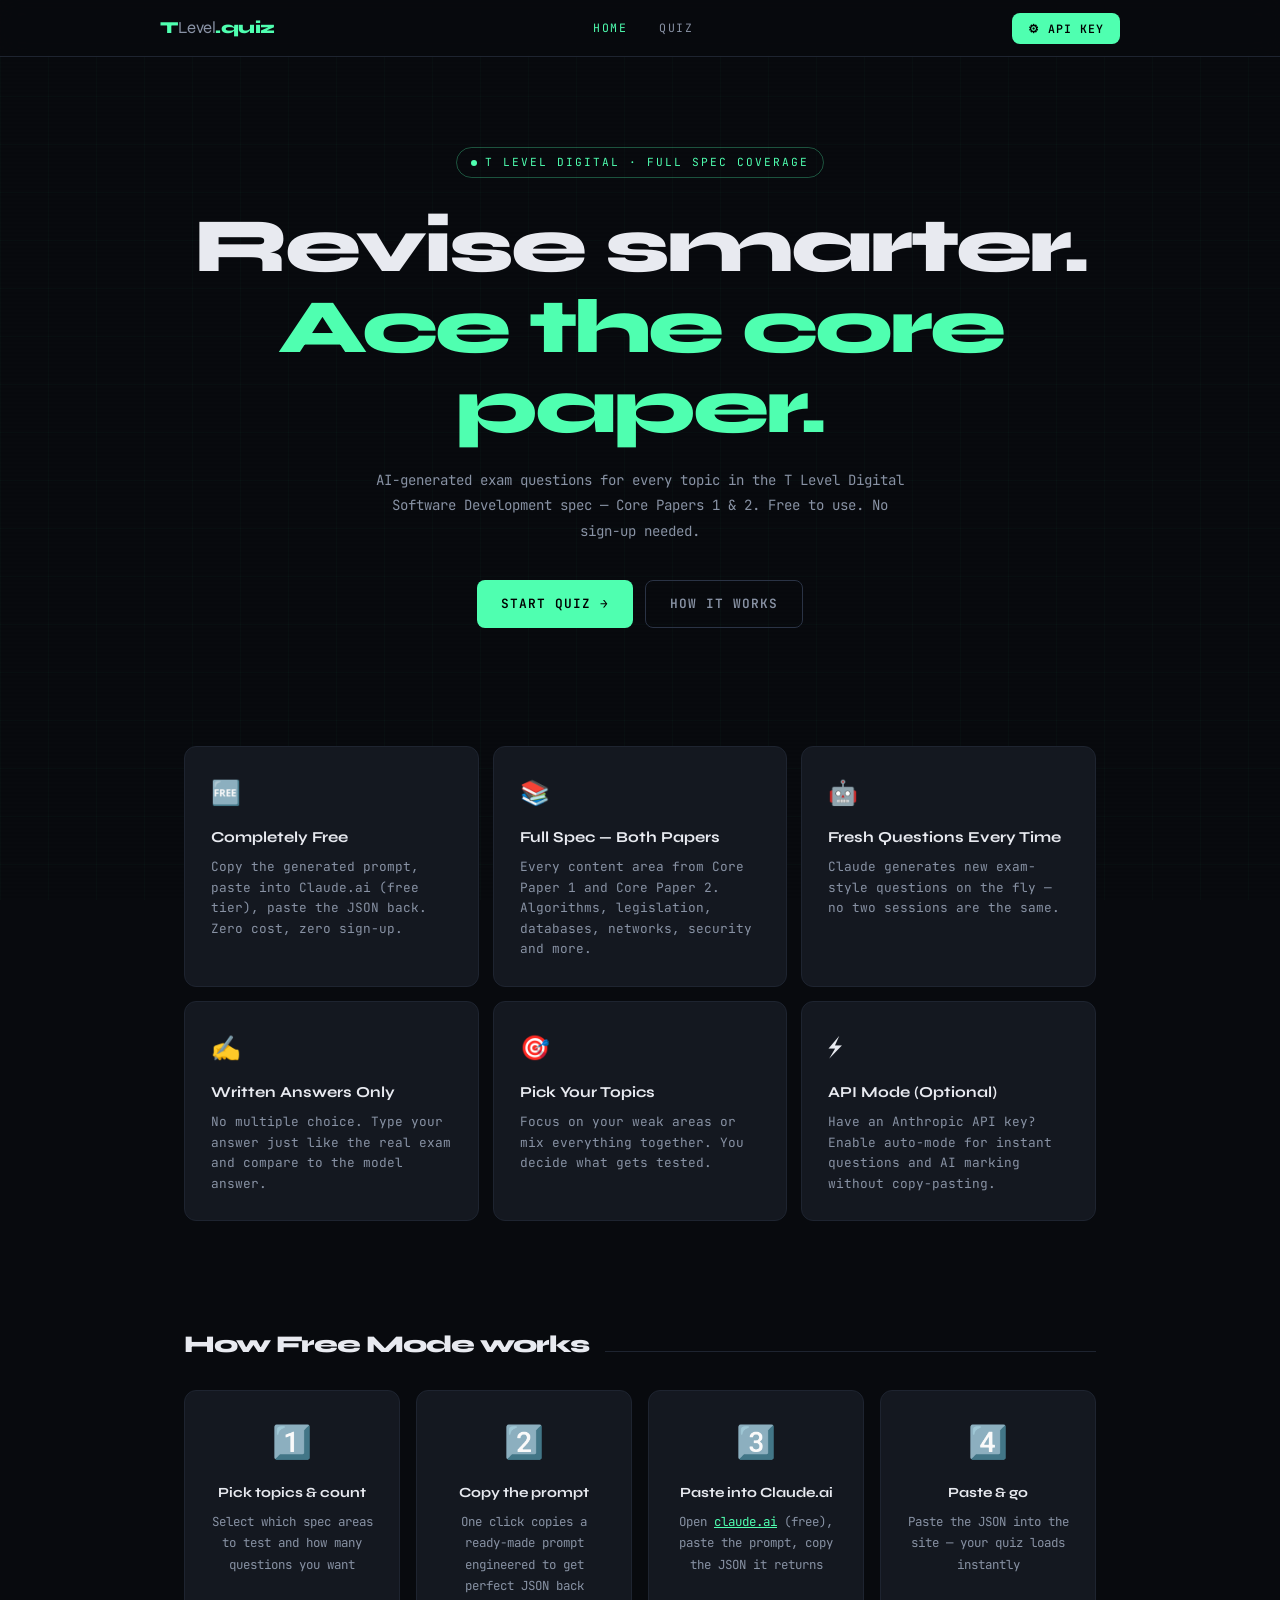
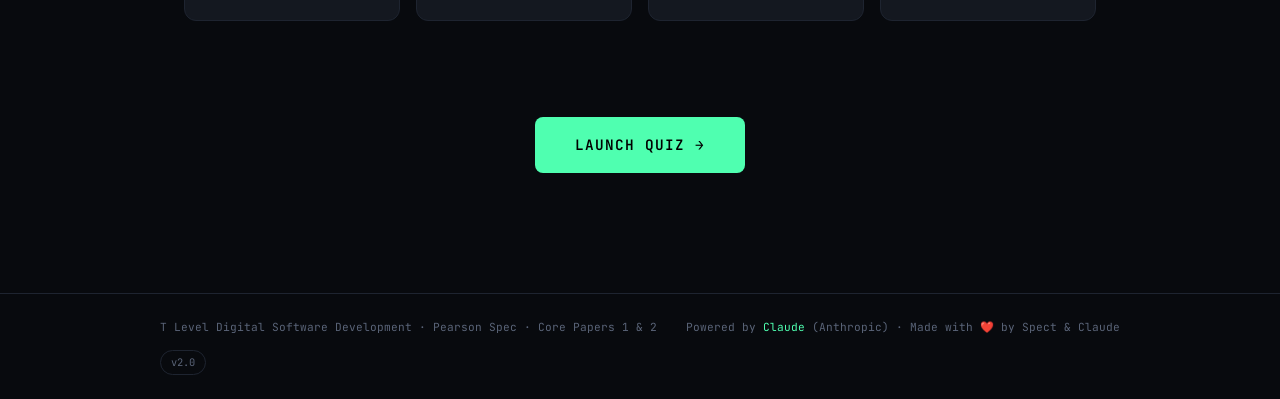
<file: index.html>
<!DOCTYPE html>
<html lang="en">
<head>
  <meta charset="UTF-8"/>
  <meta name="viewport" content="width=device-width, initial-scale=1.0"/>
  <title>T Level Digital — Exam Quiz</title>
  <meta name="description" content="Free AI-powered exam practice for T Level Digital Software Development. Full spec coverage — Core Papers 1 & 2."/>
  <link rel="stylesheet" href="css/style.css"/>
</head>
<body>
<nav>
  <div class="nav-inner">
    <a class="nav-logo" href="index.html">T<span>Level</span>.quiz</a>
    <div class="nav-links">
      <a class="nav-link active" href="index.html">Home</a>
      <a class="nav-link" href="quiz.html">Quiz</a>
    </div>
    <button class="nav-btn" onclick="openApiModal()">⚙ API Key</button>
  </div>
</nav>

<div class="page-wrap">
  <section class="hero">
    <div class="hero-tag">T Level Digital · Full Spec Coverage</div>
    <h1>Revise smarter.<br><span class="accent">Ace the core paper.</span></h1>
    <p class="hero-desc">
      AI-generated exam questions for every topic in the T Level Digital Software Development spec —
      Core Papers 1 &amp; 2. Free to use. No sign-up needed.
    </p>
    <div class="hero-actions">
      <a class="btn btn-primary" href="quiz.html">Start Quiz →</a>
      <a class="btn btn-ghost" href="#how">How it works</a>
    </div>
  </section>

  <div class="feature-grid">
    <div class="feat">
      <div class="feat-icon">🆓</div>
      <div class="feat-title">Completely Free</div>
      <div class="feat-desc">Copy the generated prompt, paste into Claude.ai (free tier), paste the JSON back. Zero cost, zero sign-up.</div>
    </div>
    <div class="feat">
      <div class="feat-icon">📚</div>
      <div class="feat-title">Full Spec — Both Papers</div>
      <div class="feat-desc">Every content area from Core Paper 1 and Core Paper 2. Algorithms, legislation, databases, networks, security and more.</div>
    </div>
    <div class="feat">
      <div class="feat-icon">🤖</div>
      <div class="feat-title">Fresh Questions Every Time</div>
      <div class="feat-desc">Claude generates new exam-style questions on the fly — no two sessions are the same.</div>
    </div>
    <div class="feat">
      <div class="feat-icon">✍️</div>
      <div class="feat-title">Written Answers Only</div>
      <div class="feat-desc">No multiple choice. Type your answer just like the real exam and compare to the model answer.</div>
    </div>
    <div class="feat">
      <div class="feat-icon">🎯</div>
      <div class="feat-title">Pick Your Topics</div>
      <div class="feat-desc">Focus on your weak areas or mix everything together. You decide what gets tested.</div>
    </div>
    <div class="feat">
      <div class="feat-icon">⚡</div>
      <div class="feat-title">API Mode (Optional)</div>
      <div class="feat-desc">Have an Anthropic API key? Enable auto-mode for instant questions and AI marking without copy-pasting.</div>
    </div>
  </div>

  <div id="how">
    <div class="section-hdr">
      <h2>How Free Mode works</h2>
      <div class="line"></div>
    </div>
    <div style="display:grid;grid-template-columns:repeat(auto-fit,minmax(200px,1fr));gap:16px;margin-bottom:56px">
      <div style="background:var(--card);border:1px solid var(--border);border-radius:12px;padding:24px;text-align:center">
        <div style="font-size:2rem;margin-bottom:12px">1️⃣</div>
        <div style="font-family:var(--fh);font-weight:700;margin-bottom:6px">Pick topics &amp; count</div>
        <div style="font-size:.78rem;color:var(--muted2)">Select which spec areas to test and how many questions you want</div>
      </div>
      <div style="background:var(--card);border:1px solid var(--border);border-radius:12px;padding:24px;text-align:center">
        <div style="font-size:2rem;margin-bottom:12px">2️⃣</div>
        <div style="font-family:var(--fh);font-weight:700;margin-bottom:6px">Copy the prompt</div>
        <div style="font-size:.78rem;color:var(--muted2)">One click copies a ready-made prompt engineered to get perfect JSON back</div>
      </div>
      <div style="background:var(--card);border:1px solid var(--border);border-radius:12px;padding:24px;text-align:center">
        <div style="font-size:2rem;margin-bottom:12px">3️⃣</div>
        <div style="font-family:var(--fh);font-weight:700;margin-bottom:6px">Paste into Claude.ai</div>
        <div style="font-size:.78rem;color:var(--muted2)">Open <a href="https://claude.ai" target="_blank" style="color:var(--accent)">claude.ai</a> (free), paste the prompt, copy the JSON it returns</div>
      </div>
      <div style="background:var(--card);border:1px solid var(--border);border-radius:12px;padding:24px;text-align:center">
        <div style="font-size:2rem;margin-bottom:12px">4️⃣</div>
        <div style="font-family:var(--fh);font-weight:700;margin-bottom:6px">Paste &amp; go</div>
        <div style="font-size:.78rem;color:var(--muted2)">Paste the JSON into the site — your quiz loads instantly</div>
      </div>
    </div>
  </div>

  <div style="text-align:center;padding:40px 0 80px">
    <a class="btn btn-primary" href="quiz.html" style="font-size:.9rem;padding:16px 40px">Launch Quiz →</a>
  </div>
</div>

<footer>
  <div class="footer-inner">
    <p>T Level Digital Software Development · Pearson Spec · Core Papers 1 &amp; 2</p>
    <p>Powered by <a href="https://anthropic.com" target="_blank">Claude</a> (Anthropic) · Made with ❤️ by Spect &amp; Claude</p>
    <span class="footer-tag">v2.0</span>
  </div>
</footer>

<div class="modal-overlay" id="apiModal">
  <div class="modal">
    <button class="modal-close" onclick="closeApiModal()">✕</button>
    <h3>Anthropic API Key</h3>
    <p class="modal-sub">Optional — enables auto question generation and AI marking without copy-pasting. Your key is stored in your browser only, never in the source code.</p>
    <label for="apiKeyInput">API Key</label>
    <input type="password" id="apiKeyInput" placeholder="sk-ant-api03-..." autocomplete="off"/>
    <p class="modal-note">Get your key at <a href="https://console.anthropic.com" target="_blank">console.anthropic.com</a>. Each session costs roughly £0.01–0.05.</p>
    <div class="modal-actions">
      <button class="btn btn-primary btn-sm" id="saveKeyBtn">Save Key</button>
      <button class="btn btn-ghost btn-sm" id="clearKeyBtn">Clear</button>
    </div>
  </div>
</div>

<script type="module" src="js/app.js"></script>
</body>
</html>
</file>
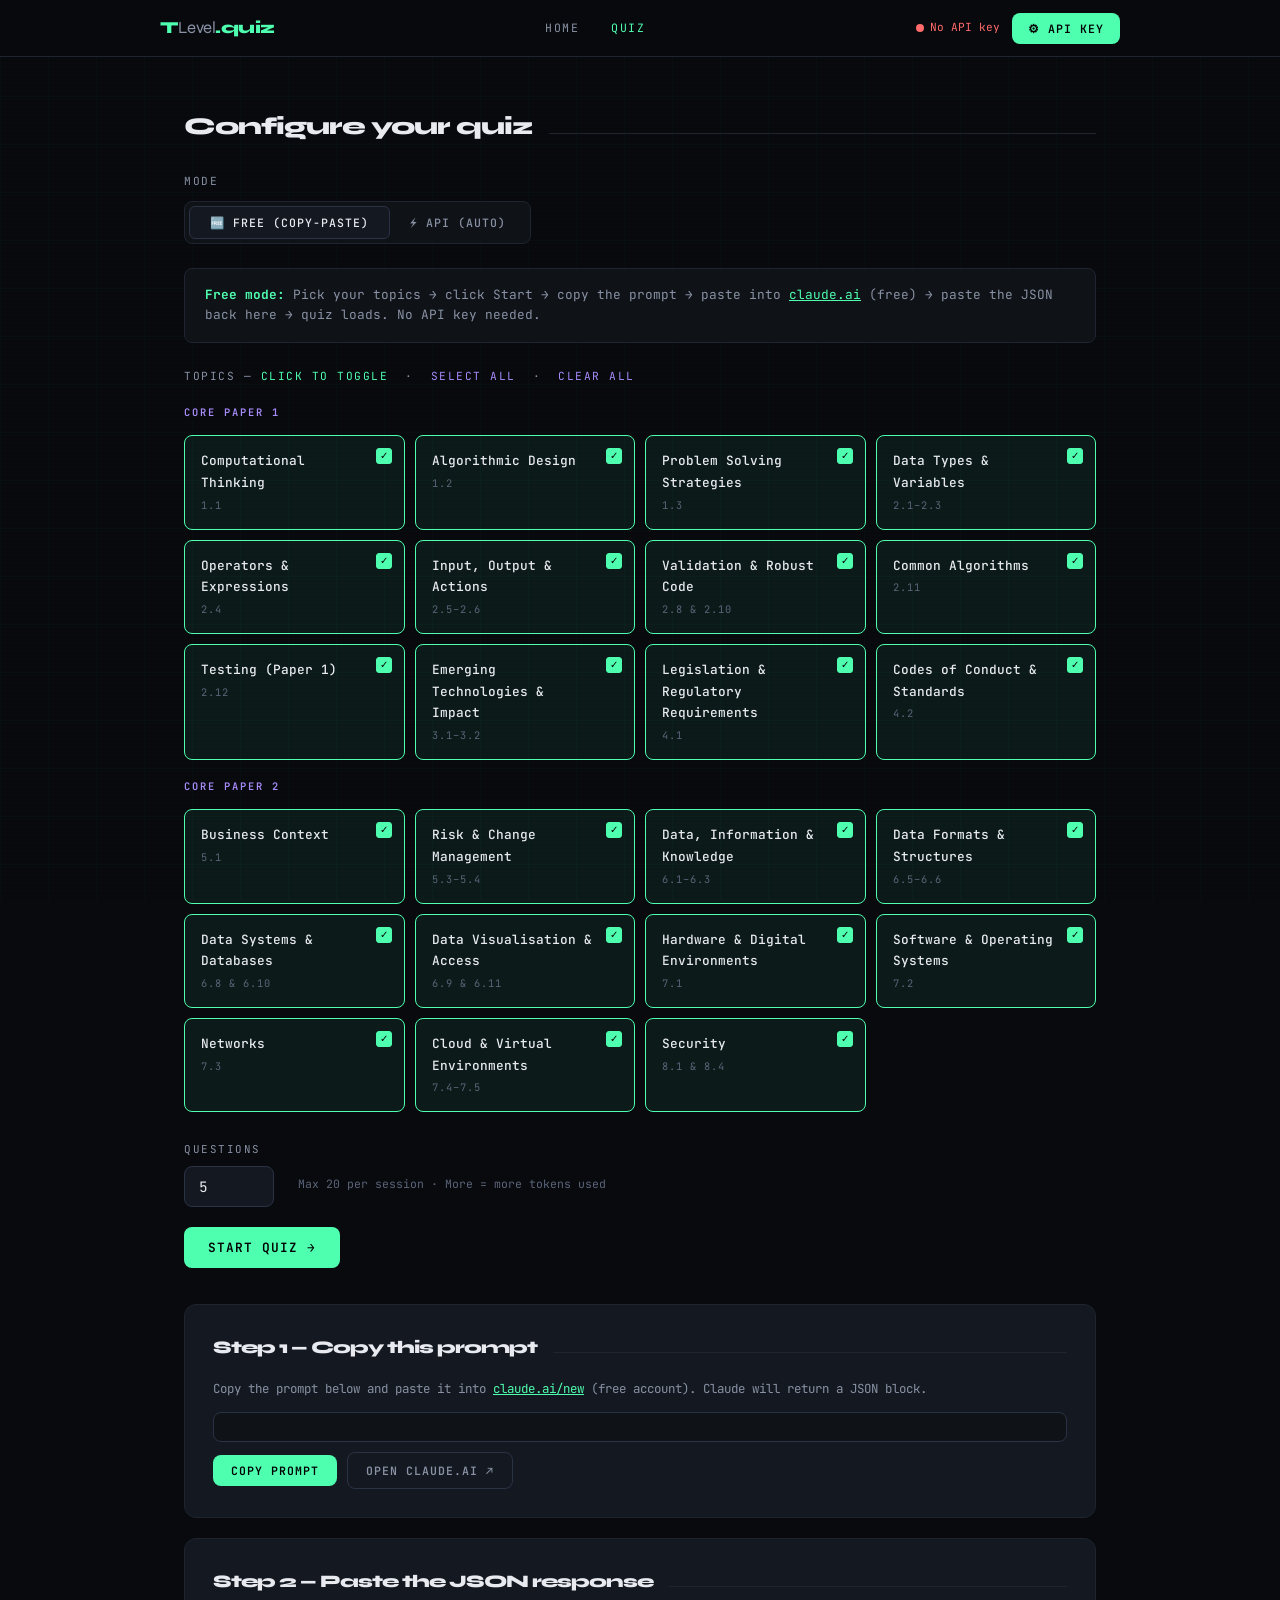
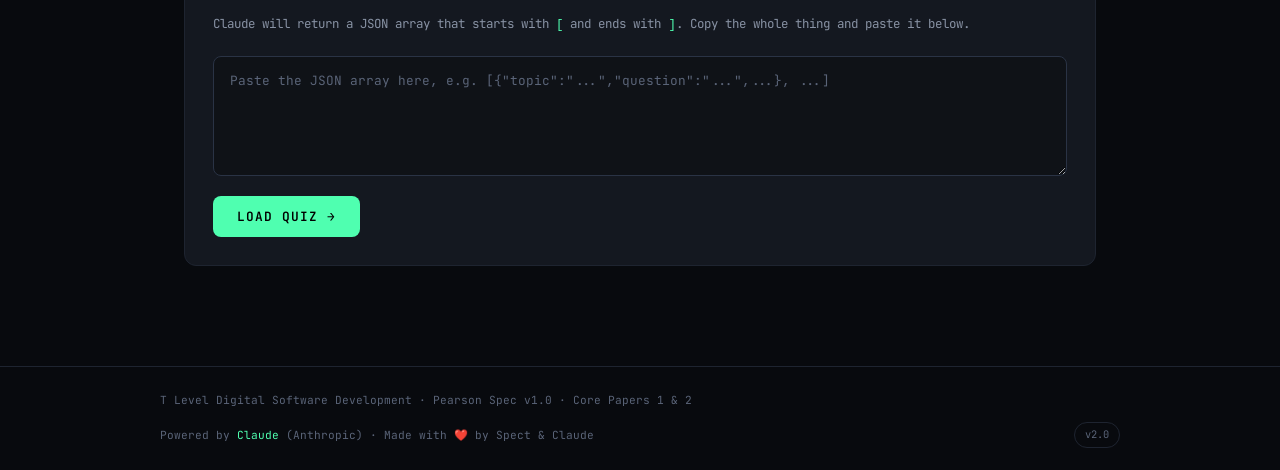
<file: quiz.html>
<!DOCTYPE html>
<html lang="en">
<head>
  <meta charset="UTF-8"/>
  <meta name="viewport" content="width=device-width, initial-scale=1.0"/>
  <title>Quiz — T Level Digital</title>
  <link rel="stylesheet" href="css/style.css"/>
</head>
<body>
<nav>
  <div class="nav-inner">
    <a class="nav-logo" href="index.html">T<span>Level</span>.quiz</a>
    <div class="nav-links">
      <a class="nav-link" href="index.html">Home</a>
      <a class="nav-link active" href="quiz.html">Quiz</a>
    </div>
    <div class="nav-right">
      <div class="api-status">
        <div class="api-dot" id="apiDot" style="background:var(--wrong)"></div>
        <span class="api-label" id="apiLabel" style="color:var(--wrong)">No API key</span>
      </div>
      <button class="nav-btn" onclick="openApiModal()">⚙ API Key</button>
    </div>
  </div>
</nav>

<div class="page-wrap">

  <!-- ── SETUP ──────────────────────────────────────────────── -->
  <section id="setupSection" style="padding:50px 0 60px">

    <div class="section-hdr" style="padding-top:0">
      <h2>Configure your quiz</h2>
      <div class="line"></div>
    </div>

    <!-- Mode tabs -->
    <p style="font-size:.7rem;letter-spacing:1.5px;text-transform:uppercase;color:var(--muted2);margin-bottom:10px">Mode</p>
    <div class="tabs" style="margin-bottom:24px">
      <button class="tab-btn active" id="tabFree" onclick="setMode('free')">🆓 Free (copy-paste)</button>
      <button class="tab-btn" id="tabApi" onclick="setMode('api')">⚡ API (auto)</button>
    </div>

    <!-- Free mode info -->
    <div id="freePanel" style="background:var(--surface);border:1px solid var(--border);border-radius:var(--r);padding:16px 20px;margin-bottom:24px;font-size:.8rem;color:var(--muted2);line-height:1.6">
      <strong style="color:var(--accent)">Free mode:</strong> Pick your topics → click Start → copy the prompt → paste into
      <a href="https://claude.ai" target="_blank" style="color:var(--accent)">claude.ai</a> (free) → paste the JSON back here → quiz loads. No API key needed.
    </div>

    <!-- API mode info -->
    <div id="apiPanel" class="hidden" style="background:var(--surface);border:1px solid var(--border);border-radius:var(--r);padding:16px 20px;margin-bottom:24px;font-size:.8rem;color:var(--muted2);line-height:1.6">
      <strong style="color:var(--accent)">API mode:</strong> Questions generate automatically and you get AI feedback on your answers. Requires an Anthropic API key (~£0.01–0.05 per session).
    </div>

    <!-- Topics -->
    <p style="font-size:.7rem;letter-spacing:1.5px;text-transform:uppercase;color:var(--muted2);margin-bottom:10px">
      Topics — <span style="color:var(--accent)">click to toggle</span>
      &nbsp;·&nbsp;
      <span style="cursor:pointer;color:var(--accent4)" onclick="selectAll()">Select all</span>
      &nbsp;·&nbsp;
      <span style="cursor:pointer;color:var(--accent4)" onclick="selectNone()">Clear all</span>
    </p>
    <div class="topic-grid" id="topicGrid"></div>

    <!-- Count + start -->
    <div style="display:flex;align-items:center;gap:24px;flex-wrap:wrap;margin-bottom:20px">
      <div>
        <label style="font-size:.68rem;letter-spacing:1.5px;text-transform:uppercase;color:var(--muted2);display:block;margin-bottom:7px">Questions</label>
        <input type="number" id="qCountInput" value="5" min="1" max="20"
          style="width:90px;background:var(--card);border:1px solid var(--border2);border-radius:var(--r);padding:10px 14px;color:var(--text);font-family:var(--fm);font-size:.9rem;outline:none"/>
      </div>
      <div style="margin-top:20px;font-size:.72rem;color:var(--muted)">Max 20 per session · More = more tokens used</div>
    </div>

    <button class="btn btn-primary" id="startBtn">Start Quiz →</button>

    <!-- FREE MODE: Prompt + JSON paste (shown after Start is clicked) -->
    <div id="freeModeFlow" style="margin-top:36px">

      <div style="background:var(--card);border:1px solid var(--border);border-radius:12px;padding:28px;margin-bottom:20px" id="promptSection" style="display:none">
        <div class="section-hdr" style="padding-top:0;margin-bottom:16px">
          <h2 style="font-size:1.1rem">Step 1 — Copy this prompt</h2>
          <div class="line"></div>
        </div>
        <p style="font-size:.78rem;color:var(--muted2);margin-bottom:12px">
          Copy the prompt below and paste it into
          <a href="https://claude.ai/new" target="_blank" style="color:var(--accent)">claude.ai/new</a>
          (free account). Claude will return a JSON block.
        </p>
        <div class="prompt-box" id="promptBox"></div>
        <div class="copy-row">
          <button class="btn btn-primary btn-sm" id="copyPromptBtn">Copy Prompt</button>
          <a href="https://claude.ai/new" target="_blank" class="btn btn-ghost btn-sm">Open Claude.ai ↗</a>
          <span class="copy-confirm" id="copyConfirm">✓ Copied!</span>
        </div>
      </div>

      <div style="background:var(--card);border:1px solid var(--border);border-radius:12px;padding:28px" id="pasteSection" style="display:none">
        <div class="section-hdr" style="padding-top:0;margin-bottom:16px">
          <h2 style="font-size:1.1rem">Step 2 — Paste the JSON response</h2>
          <div class="line"></div>
        </div>
        <p style="font-size:.78rem;color:var(--muted2);margin-bottom:10px">
          Claude will return a JSON array that starts with <code style="color:var(--accent)">[</code> and ends with <code style="color:var(--accent)">]</code>. Copy the whole thing and paste it below.
        </p>
        <textarea class="json-paste" id="jsonPaste" placeholder='Paste the JSON array here, e.g. [{"topic":"...","question":"...",...}, ...]'></textarea>
        <div class="json-err" id="jsonErr"></div>
        <div style="margin-top:12px">
          <button class="btn btn-primary" id="loadJsonBtn">Load Quiz →</button>
        </div>
      </div>

    </div>

  </section>

  <!-- ── QUIZ ───────────────────────────────────────────────── -->
  <section class="quiz-wrap" id="quizWrap">
    <div class="quiz-topbar">
      <div class="quiz-progress">
        <div class="progress-dots" id="progressDots"></div>
      </div>
      <div class="score-pill" id="scoreDisplay">Score: <span>0</span></div>
    </div>

    <div class="q-card">
      <div class="q-meta">
        <span class="q-num" id="qNum">Q1</span>
        <span class="q-topic-pill" id="qTopic">Topic</span>
        <span class="q-paper-pill" id="qPaper">Core Paper 1</span>
      </div>
      <div class="q-text" id="qText"></div>
      <textarea class="answer-area" id="answerArea" placeholder="Write your full answer here — aim for the same depth you'd use in the real exam..."></textarea>
      <div class="q-actions">
        <button class="btn btn-primary" id="submitBtn">Submit Answer</button>
        <button class="btn btn-ghost hidden" id="nextBtn">Next →</button>
      </div>

      <!-- Feedback -->
      <div class="feedback-panel" id="feedbackPanel">
        <div class="fb-header">🤖 Feedback</div>
        <div class="fb-body" id="fbBody"></div>
        <div class="model-box">
          <div class="model-label">Model Answer</div>
          <div id="modelAnswerText"></div>
        </div>

        <!-- Free mode: marking prompt -->
        <div id="markingSection" class="hidden" style="margin-top:20px;background:var(--surface);border:1px solid var(--border2);border-radius:var(--r);padding:20px">
          <p style="font-size:.75rem;color:var(--muted2);margin-bottom:10px">
            <strong style="color:var(--accent)">Optional:</strong> Get AI feedback on your answer. Copy this prompt and paste into Claude.ai.
          </p>
          <div class="prompt-box" id="markingPromptBox" style="max-height:120px"></div>
          <div class="copy-row" style="margin-bottom:12px">
            <button class="btn btn-ghost btn-sm" id="copyMarkBtn">Copy Marking Prompt</button>
            <a href="https://claude.ai/new" target="_blank" class="btn btn-ghost btn-sm">Open Claude.ai ↗</a>
            <span class="copy-confirm" id="copyMarkConfirm">✓ Copied!</span>
          </div>
          <p style="font-size:.72rem;color:var(--muted2);margin-bottom:6px">Paste the feedback JSON here (optional):</p>
          <textarea class="json-paste" id="markJsonPaste" placeholder='{"feedback":"..."}' style="min-height:80px"></textarea>
          <button class="btn btn-ghost btn-sm" id="loadMarkBtn" style="margin-top:8px">Load Feedback</button>
        </div>

        <!-- Self rate -->
        <div class="self-rate hidden" id="selfRate">
          <p>How did you do?</p>
          <div class="rate-row">
            <button class="rate-btn" onclick="rateAnswer('good', this)">✓ Got it</button>
            <button class="rate-btn" onclick="rateAnswer('partial', this)">~ Partial</button>
            <button class="rate-btn" onclick="rateAnswer('fail', this)">✗ Missed it</button>
          </div>
        </div>
      </div>
    </div>
  </section>

  <!-- ── RESULTS ────────────────────────────────────────────── -->
  <section class="results-screen" id="resultsScreen">
    <div class="results-hero">
      <div class="score-label-sm">Your Score</div>
      <div class="score-num" id="scoreBig">0/0</div>
      <div class="score-msg-txt" id="scoreMsg"></div>
    </div>
    <div class="section-hdr">
      <h2>Breakdown</h2>
      <div class="line"></div>
    </div>
    <div class="results-grid" id="resultsGrid"></div>
    <div class="results-actions">
      <button class="btn btn-primary" onclick="retakeQuiz()">Try again (same topics)</button>
      <button class="btn btn-ghost" onclick="retryQuiz()">Change setup</button>
    </div>
  </section>

</div>

<footer>
  <div class="footer-inner">
    <p>T Level Digital Software Development · Pearson Spec v1.0 · Core Papers 1 &amp; 2</p>
    <p>Powered by <a href="https://anthropic.com" target="_blank">Claude</a> (Anthropic) · Made with ❤️ by Spect &amp; Claude</p>
    <span class="footer-tag">v2.0</span>
  </div>
</footer>

<!-- API KEY MODAL -->
<div class="modal-overlay" id="apiModal">
  <div class="modal">
    <button class="modal-close" onclick="closeApiModal()">✕</button>
    <h3>Anthropic API Key</h3>
    <p class="modal-sub">Optional. Enables automatic question generation and AI marking. Stored in your browser only — never in the code or GitHub.</p>
    <label for="apiKeyInput">API Key</label>
    <input type="password" id="apiKeyInput" placeholder="sk-ant-api03-..." autocomplete="off"/>
    <p class="modal-note">Get yours free at <a href="https://console.anthropic.com" target="_blank">console.anthropic.com</a>.</p>
    <div class="modal-actions">
      <button class="btn btn-primary btn-sm" id="saveKeyBtn">Save Key</button>
      <button class="btn btn-ghost btn-sm" id="clearKeyBtn">Clear</button>
    </div>
  </div>
</div>

<script type="module" src="js/app.js"></script>
<script>
  // Select all / clear all helpers (need to be global)
  function selectAll() {
    document.querySelectorAll('.topic-card').forEach(c => {
      c.classList.add('selected');
    });
    // Re-sync state via existing module — trigger click logic externally not possible,
    // so we just mark all as selected visually and reset state on next start
    import('./js/app.js').catch(()=>{});
    // Simpler: dispatch a custom event the module listens to
    document.dispatchEvent(new CustomEvent('selectAll'));
  }
  function selectNone() {
    document.querySelectorAll('.topic-card').forEach(c => c.classList.remove('selected'));
    document.dispatchEvent(new CustomEvent('selectNone'));
  }
</script>
</body>
</html>
</file>
<file: css/style.css>
@import url('https://fonts.googleapis.com/css2?family=Syne:wght@400;600;700;800&family=JetBrains+Mono:wght@300;400;500;600&display=swap');

:root {
  --bg:#080a0e; --surface:#0f1217; --card:#141820; --border:#1e2430;
  --border2:#2a3345; --accent:#4fffb0; --accent2:#ff6b6b; --accent3:#ffd166;
  --accent4:#a78bfa; --text:#e8eaf0; --muted:#5a6478; --muted2:#8892a4;
  --correct:#4fffb0; --wrong:#ff6b6b; --partial:#ffd166;
  --fh:'Syne',sans-serif; --fm:'JetBrains Mono',monospace;
  --r:8px; --glow:0 0 24px rgba(79,255,176,0.12);
}
*,*::before,*::after{margin:0;padding:0;box-sizing:border-box}
html{scroll-behavior:smooth}
body{background:var(--bg);color:var(--text);font-family:var(--fm);font-size:14px;line-height:1.7;min-height:100vh;overflow-x:hidden}
body::before{content:'';position:fixed;inset:0;background-image:linear-gradient(rgba(79,255,176,.025) 1px,transparent 1px),linear-gradient(90deg,rgba(79,255,176,.025) 1px,transparent 1px);background-size:48px 48px;pointer-events:none;z-index:0}
body::after{content:'';position:fixed;inset:0;background:repeating-linear-gradient(0deg,transparent,transparent 2px,rgba(0,0,0,.04) 2px,rgba(0,0,0,.04) 4px);pointer-events:none;z-index:0}

.page-wrap{position:relative;z-index:1;max-width:960px;margin:0 auto;padding:0 24px}

/* NAV */
nav{position:sticky;top:0;z-index:100;background:rgba(8,10,14,.88);backdrop-filter:blur(12px);border-bottom:1px solid var(--border);padding:0 24px}
.nav-inner{max-width:960px;margin:0 auto;display:flex;align-items:center;justify-content:space-between;height:56px}
.nav-logo{font-family:var(--fh);font-weight:800;font-size:1.05rem;color:var(--accent);text-decoration:none;letter-spacing:-.5px}
.nav-logo span{color:var(--muted2);font-weight:400}
.nav-links{display:flex;gap:4px}
.nav-link{font-size:.72rem;letter-spacing:1.5px;text-transform:uppercase;color:var(--muted2);text-decoration:none;padding:6px 14px;border-radius:var(--r);transition:all .2s}
.nav-link:hover{color:var(--text);background:var(--surface)}
.nav-link.active{color:var(--accent)}
.nav-right{display:flex;align-items:center;gap:12px}
.api-status{display:flex;align-items:center;gap:6px}
.api-dot{width:8px;height:8px;border-radius:50%;transition:background .3s}
.api-label{font-size:.7rem;transition:color .3s}

/* BUTTONS */
.btn{font-family:var(--fm);font-weight:600;font-size:.8rem;letter-spacing:1px;text-transform:uppercase;padding:12px 24px;border-radius:var(--r);border:none;cursor:pointer;text-decoration:none;display:inline-flex;align-items:center;gap:8px;transition:all .2s}
.btn-primary{background:var(--accent);color:#000}
.btn-primary:hover{background:#7fffca;transform:translateY(-2px);box-shadow:var(--glow)}
.btn-ghost{background:transparent;color:var(--muted2);border:1px solid var(--border2)}
.btn-ghost:hover{color:var(--text);border-color:var(--muted2);transform:translateY(-2px)}
.btn-sm{padding:8px 18px;font-size:.72rem}
.btn:disabled{opacity:.4;cursor:not-allowed;transform:none!important}
.nav-btn{font-family:var(--fm);font-size:.72rem;letter-spacing:1px;text-transform:uppercase;color:#000;background:var(--accent);border:none;padding:8px 16px;border-radius:var(--r);cursor:pointer;font-weight:600;transition:all .2s}
.nav-btn:hover{background:#7fffca}

/* HERO */
.hero{padding:90px 0 70px;text-align:center}
.hero-tag{display:inline-flex;align-items:center;gap:8px;font-size:.7rem;letter-spacing:2px;text-transform:uppercase;color:var(--accent);border:1px solid rgba(79,255,176,.3);padding:5px 14px;border-radius:100px;margin-bottom:28px}
.hero-tag::before{content:'';width:6px;height:6px;background:var(--accent);border-radius:50%;animation:pulse 1.5s infinite}
.hero h1{font-family:var(--fh);font-size:clamp(2.6rem,7vw,4.8rem);font-weight:800;line-height:1.05;letter-spacing:-3px;margin-bottom:20px}
.hero h1 .accent{color:var(--accent)}
.hero-desc{max-width:540px;margin:0 auto 36px;color:var(--muted2);font-size:.88rem;line-height:1.8}
.hero-actions{display:flex;gap:12px;justify-content:center;flex-wrap:wrap}

/* CARDS / SECTIONS */
.section-hdr{display:flex;align-items:baseline;gap:16px;margin-bottom:24px;padding-top:56px}
.section-hdr h2{font-family:var(--fh);font-size:1.5rem;font-weight:800;letter-spacing:-1px}
.section-hdr .line{flex:1;height:1px;background:var(--border)}

.feature-grid{display:grid;grid-template-columns:repeat(auto-fit,minmax(220px,1fr));gap:14px;padding:48px 0}
.feat{background:var(--card);border:1px solid var(--border);border-radius:12px;padding:26px;transition:border-color .2s,transform .2s;position:relative;overflow:hidden}
.feat:hover{border-color:var(--border2);transform:translateY(-3px)}
.feat::after{content:'';position:absolute;top:0;left:0;right:0;height:2px;background:linear-gradient(90deg,var(--accent),transparent);opacity:0;transition:opacity .2s}
.feat:hover::after{opacity:1}
.feat-icon{font-size:1.5rem;margin-bottom:12px}
.feat-title{font-family:var(--fh);font-size:.95rem;font-weight:700;margin-bottom:6px}
.feat-desc{color:var(--muted2);font-size:.8rem;line-height:1.6}

/* TOPIC GRID (setup) */
.topic-grid{display:grid;grid-template-columns:repeat(auto-fill,minmax(190px,1fr));gap:10px;margin-bottom:28px}
.topic-card{background:var(--card);border:1px solid var(--border);border-radius:var(--r);padding:14px 16px;cursor:pointer;transition:all .2s;user-select:none;position:relative}
.topic-card:hover{border-color:var(--border2);background:#191f2a}
.topic-card.selected{border-color:var(--accent);background:rgba(79,255,176,.07)}
.topic-card .tc-name{font-size:.8rem;font-weight:500;margin-bottom:3px;padding-right:22px}
.topic-card .tc-ref{font-size:.65rem;color:var(--muted);letter-spacing:1px}
.topic-card .tc-paper{font-size:.6rem;color:var(--accent4);letter-spacing:1px;text-transform:uppercase;margin-top:2px}
.tc-check{position:absolute;top:12px;right:12px;width:16px;height:16px;border:1px solid var(--border2);border-radius:3px;display:flex;align-items:center;justify-content:center;font-size:.6rem;transition:all .2s}
.topic-card.selected .tc-check{background:var(--accent);border-color:var(--accent);color:#000}

/* TABS */
.tabs{display:flex;gap:0;background:var(--surface);border:1px solid var(--border);border-radius:var(--r);padding:4px;margin-bottom:28px;width:fit-content}
.tab-btn{font-family:var(--fm);font-size:.72rem;letter-spacing:1px;text-transform:uppercase;padding:8px 20px;border-radius:6px;border:none;cursor:pointer;background:transparent;color:var(--muted2);transition:all .2s;font-weight:500}
.tab-btn.active{background:var(--card);color:var(--text);border:1px solid var(--border2)}

/* QUIZ SCREEN */
.quiz-wrap{display:none;padding:36px 0 80px;animation:fadeUp .4s ease}
.quiz-wrap.active{display:block}
.quiz-topbar{display:flex;align-items:center;justify-content:space-between;margin-bottom:24px;padding-bottom:18px;border-bottom:1px solid var(--border)}
.progress-dots{display:flex;gap:5px;flex-wrap:wrap}
.dot{width:8px;height:8px;border-radius:50%;background:var(--border2);transition:background .3s}
.dot.done{background:var(--accent)}
.dot.current{background:var(--accent);box-shadow:0 0 8px var(--accent);animation:pulse 1.2s infinite}
.score-pill{font-size:.75rem;padding:5px 14px;background:var(--surface);border:1px solid var(--border);border-radius:100px;color:var(--muted2)}
.score-pill span{color:var(--accent);font-weight:600}

.q-card{background:var(--card);border:1px solid var(--border);border-radius:12px;padding:34px;position:relative;overflow:hidden}
.q-card::before{content:'';position:absolute;top:0;left:0;right:0;height:2px;background:linear-gradient(90deg,var(--accent),var(--accent2),var(--accent3))}
.q-meta{display:flex;align-items:center;gap:10px;margin-bottom:18px;flex-wrap:wrap}
.q-topic-pill{font-size:.62rem;letter-spacing:1.5px;text-transform:uppercase;color:var(--accent3);border:1px solid rgba(255,209,102,.35);padding:3px 10px;border-radius:100px}
.q-paper-pill{font-size:.62rem;letter-spacing:1.5px;text-transform:uppercase;color:var(--accent4);border:1px solid rgba(167,139,250,.3);padding:3px 10px;border-radius:100px}
.q-num{font-size:.65rem;color:var(--muted);letter-spacing:2px;text-transform:uppercase}
.q-text{font-family:var(--fh);font-size:clamp(.95rem,2.2vw,1.15rem);font-weight:700;line-height:1.5;margin-bottom:24px}
.q-text.loading{background:linear-gradient(90deg,var(--border) 25%,var(--border2) 50%,var(--border) 75%);background-size:200% 100%;animation:shimmer 1.4s infinite;border-radius:6px;color:transparent;min-height:70px}

.answer-area{width:100%;background:var(--surface);border:1px solid var(--border);border-radius:var(--r);padding:16px 20px;color:var(--text);font-family:var(--fm);font-size:.84rem;line-height:1.7;resize:vertical;min-height:140px;outline:none;transition:border-color .2s}
.answer-area:focus{border-color:var(--accent);box-shadow:0 0 0 3px rgba(79,255,176,.06)}
.answer-area:disabled{opacity:.6;cursor:not-allowed}
.answer-area::placeholder{color:var(--muted)}
.q-actions{display:flex;gap:10px;margin-top:16px;flex-wrap:wrap}

/* FEEDBACK */
.feedback-panel{margin-top:26px;border-radius:var(--r);overflow:hidden;display:none;animation:fadeUp .3s ease}
.feedback-panel.show{display:block}
.fb-header{padding:12px 20px;font-family:var(--fh);font-weight:700;font-size:.85rem;display:flex;align-items:center;gap:8px;background:rgba(79,255,176,.1);border:1px solid rgba(79,255,176,.25);color:var(--accent);border-bottom:none}
.fb-body{padding:16px 20px;font-size:.82rem;line-height:1.75;background:rgba(79,255,176,.04);border:1px solid rgba(79,255,176,.15);border-top:none;border-radius:0 0 var(--r) var(--r);color:var(--muted2)}
.model-box{margin-top:14px;padding:14px 16px;background:var(--surface);border:1px solid var(--border2);border-left:3px solid var(--accent);border-radius:0 var(--r) var(--r) 0;font-size:.81rem;line-height:1.75;color:var(--muted2)}
.model-label{font-size:.62rem;letter-spacing:1.5px;text-transform:uppercase;color:var(--accent);margin-bottom:8px;font-weight:600}
.self-rate{margin-top:18px;padding-top:14px;border-top:1px solid var(--border)}
.self-rate p{font-size:.73rem;color:var(--muted2);margin-bottom:10px}
.rate-row{display:flex;gap:8px;flex-wrap:wrap}
.rate-btn{font-family:var(--fm);font-size:.7rem;padding:7px 16px;border-radius:var(--r);border:1px solid var(--border2);background:transparent;color:var(--muted2);cursor:pointer;transition:all .18s}
.rate-btn:hover{color:var(--text)}
.rate-btn.g{border-color:var(--correct);color:var(--correct);background:rgba(79,255,176,.08)}
.rate-btn.p{border-color:var(--partial);color:var(--partial);background:rgba(255,209,102,.08)}
.rate-btn.f{border-color:var(--wrong);color:var(--wrong);background:rgba(255,107,107,.08)}

/* FREE MODE PANEL */
.free-panel{background:var(--card);border:1px solid var(--border);border-radius:12px;padding:28px}
.free-step{display:flex;gap:16px;margin-bottom:24px;align-items:flex-start}
.step-num{min-width:28px;height:28px;background:var(--accent);color:#000;border-radius:50%;display:flex;align-items:center;justify-content:center;font-family:var(--fh);font-weight:800;font-size:.8rem;margin-top:2px}
.step-body h4{font-family:var(--fh);font-weight:700;font-size:.9rem;margin-bottom:4px}
.step-body p{font-size:.78rem;color:var(--muted2);line-height:1.6}
.prompt-box{background:var(--surface);border:1px solid var(--border2);border-radius:var(--r);padding:14px 16px;font-size:.78rem;line-height:1.6;color:var(--muted2);max-height:180px;overflow-y:auto;white-space:pre-wrap;word-break:break-word;margin-top:10px}
.copy-row{display:flex;gap:10px;margin-top:10px;align-items:center}
.copy-confirm{font-size:.72rem;color:var(--correct);opacity:0;transition:opacity .3s}
.copy-confirm.show{opacity:1}
.json-paste{width:100%;background:var(--surface);border:1px solid var(--border2);border-radius:var(--r);padding:14px 16px;color:var(--text);font-family:var(--fm);font-size:.8rem;line-height:1.6;resize:vertical;min-height:120px;outline:none;transition:border-color .2s;margin-top:10px}
.json-paste:focus{border-color:var(--accent)}
.json-paste::placeholder{color:var(--muted)}
.json-err{color:var(--wrong);font-size:.75rem;margin-top:6px;display:none}

/* RESULTS */
.results-screen{display:none;padding:56px 0 80px;animation:fadeUp .5s ease}
.results-screen.active{display:block}
.results-hero{text-align:center;margin-bottom:44px}
.score-label-sm{font-size:.7rem;letter-spacing:2px;text-transform:uppercase;color:var(--muted)}
.score-num{font-family:var(--fh);font-size:clamp(3.5rem,10vw,6rem);font-weight:800;letter-spacing:-4px;color:var(--accent);line-height:1;margin:8px 0 4px}
.score-msg-txt{font-size:.84rem;color:var(--muted2);margin-top:8px}
.results-grid{display:grid;grid-template-columns:repeat(auto-fill,minmax(240px,1fr));gap:10px;margin-bottom:36px}
.result-item{background:var(--card);border:1px solid var(--border);border-radius:var(--r);padding:14px 16px}
.ri-topic{font-size:.78rem;font-weight:600;font-family:var(--fh);margin-bottom:3px}
.ri-paper{font-size:.62rem;color:var(--muted);margin-bottom:4px}
.ri-verdict{font-size:.7rem}
.ri-verdict.g{color:var(--correct)}
.ri-verdict.p{color:var(--partial)}
.ri-verdict.f{color:var(--wrong)}
.results-actions{display:flex;gap:12px;justify-content:center;flex-wrap:wrap}

/* MODAL */
.modal-overlay{display:none;position:fixed;inset:0;background:rgba(0,0,0,.75);backdrop-filter:blur(6px);z-index:200;align-items:center;justify-content:center;padding:24px}
.modal-overlay.show{display:flex}
.modal{background:var(--card);border:1px solid var(--border2);border-radius:16px;padding:34px;width:100%;max-width:480px;animation:fadeUp .3s ease;position:relative}
.modal h3{font-family:var(--fh);font-size:1.25rem;font-weight:800;margin-bottom:6px}
.modal-sub{color:var(--muted2);font-size:.78rem;margin-bottom:22px;line-height:1.6}
.modal label{font-size:.68rem;letter-spacing:1.5px;text-transform:uppercase;color:var(--muted2);display:block;margin-bottom:7px}
.modal input{width:100%;background:var(--surface);border:1px solid var(--border2);border-radius:var(--r);padding:11px 14px;color:var(--text);font-family:var(--fm);font-size:.82rem;outline:none;transition:border-color .2s;margin-bottom:6px}
.modal input:focus{border-color:var(--accent)}
.modal-note{font-size:.7rem;color:var(--muted);margin-bottom:18px;line-height:1.5}
.modal-note a{color:var(--accent)}
.modal-actions{display:flex;gap:10px}
.modal-close{position:absolute;top:14px;right:14px;background:none;border:none;color:var(--muted);cursor:pointer;font-size:1rem;padding:4px}
.modal-close:hover{color:var(--text)}

/* FOOTER */
footer{border-top:1px solid var(--border);margin-top:40px;padding:24px}
.footer-inner{max-width:960px;margin:0 auto;display:flex;align-items:center;justify-content:space-between;flex-wrap:wrap;gap:12px}
.footer-inner p{font-size:.7rem;color:var(--muted)}
.footer-inner a{color:var(--accent);text-decoration:none}
.footer-tag{font-size:.65rem;color:var(--muted);border:1px solid var(--border);padding:3px 10px;border-radius:100px}

/* UTILS */
.hidden{display:none!important}
@keyframes pulse{0%,100%{opacity:1}50%{opacity:.3}}
@keyframes shimmer{0%{background-position:200% 0}100%{background-position:-200% 0}}
@keyframes fadeUp{from{opacity:0;transform:translateY(14px)}to{opacity:1;transform:none}}
::-webkit-scrollbar{width:6px}
::-webkit-scrollbar-track{background:var(--bg)}
::-webkit-scrollbar-thumb{background:var(--border2);border-radius:3px}
::-webkit-scrollbar-thumb:hover{background:var(--muted)}

@media(max-width:600px){
  .hero{padding:60px 0 40px}
  .nav-links{display:none}
  .q-card{padding:20px 16px}
  .modal{padding:22px 18px}
  .footer-inner{flex-direction:column;text-align:center}
  .tabs{width:100%}
  .tab-btn{flex:1;text-align:center}
}
</file>
